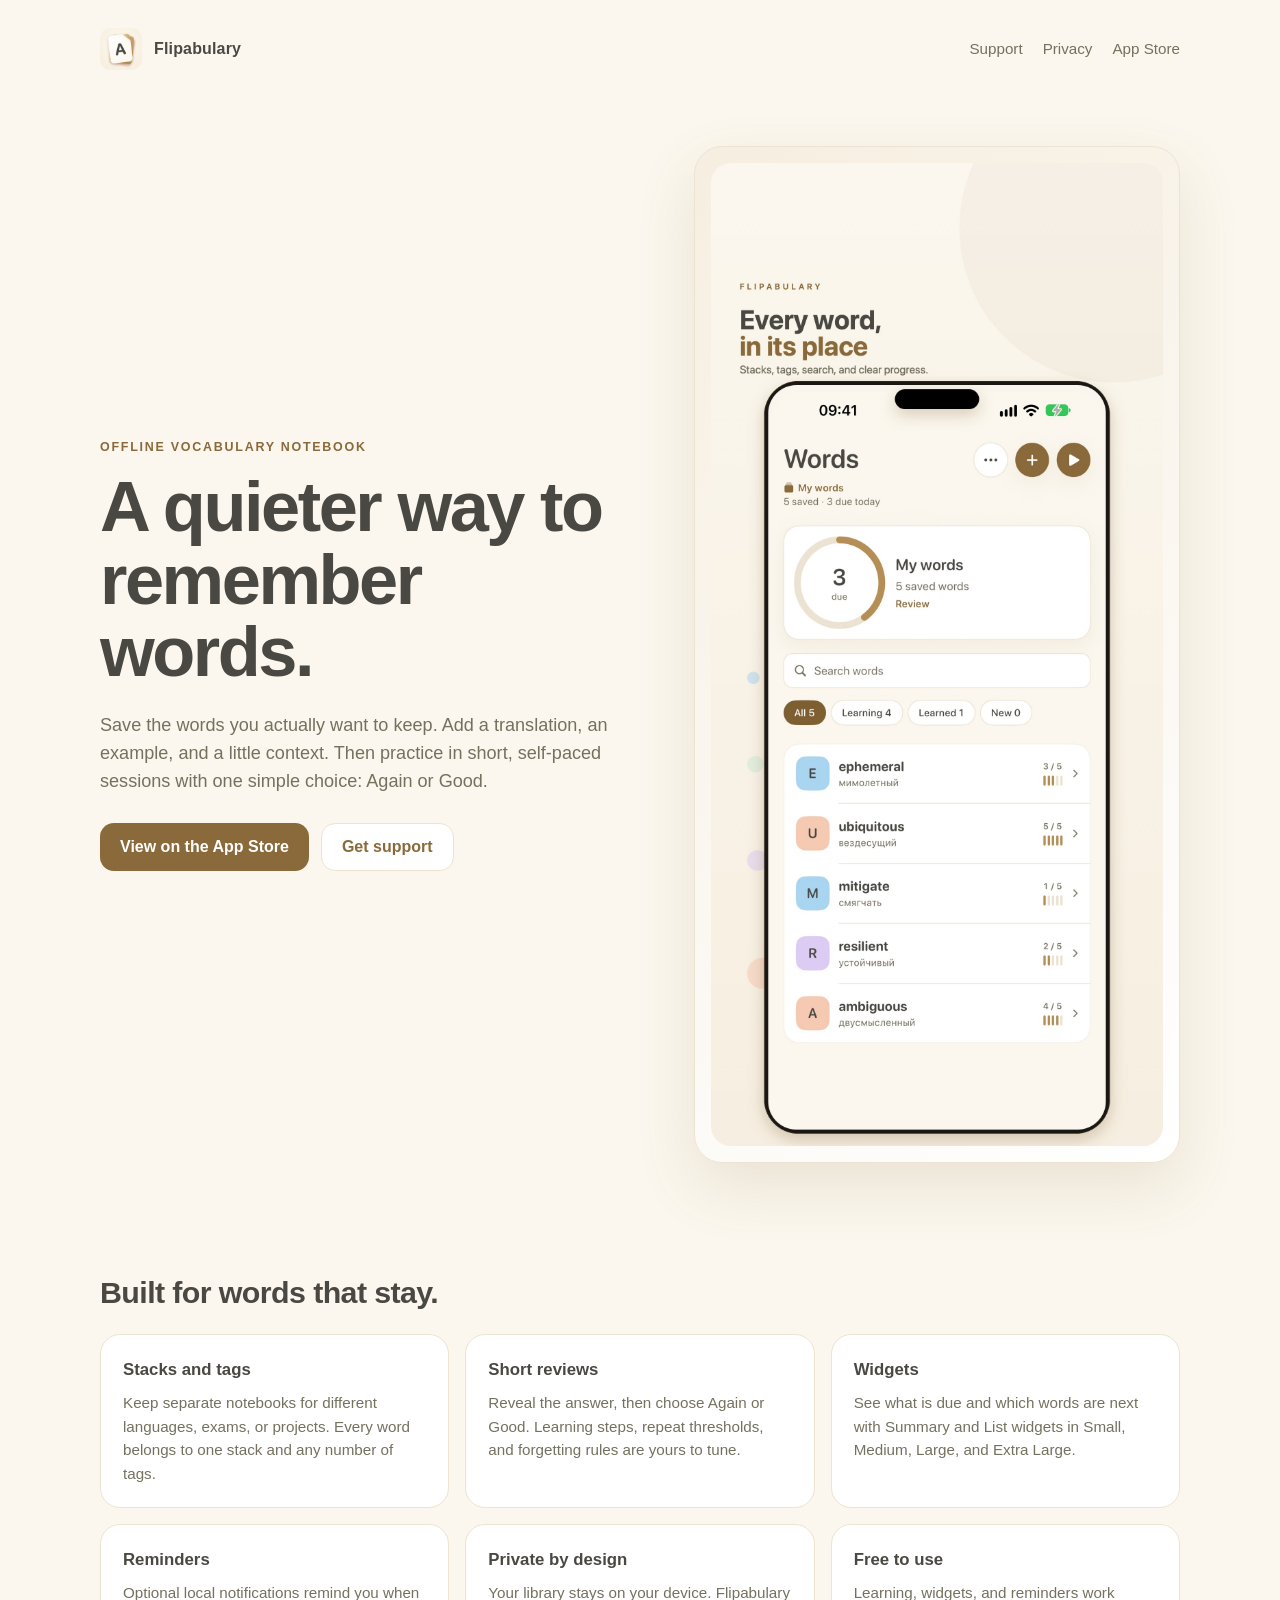
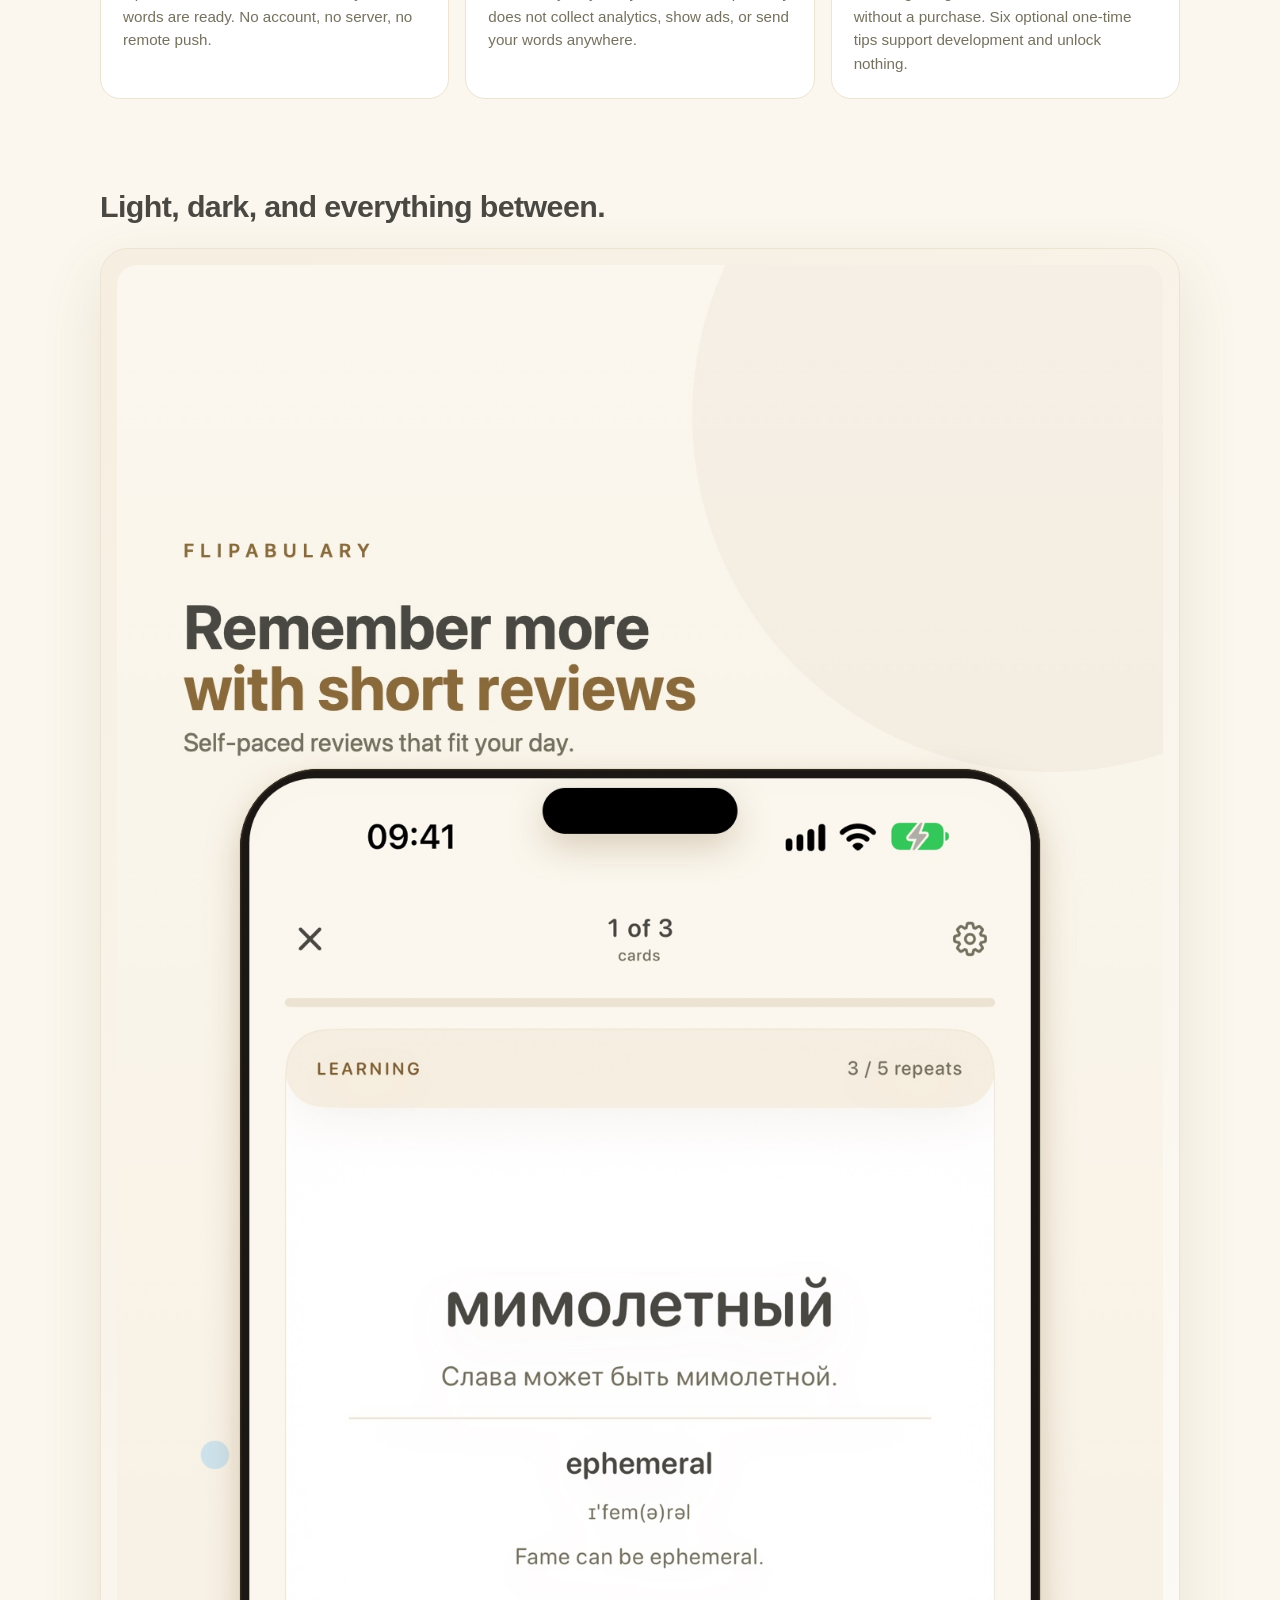
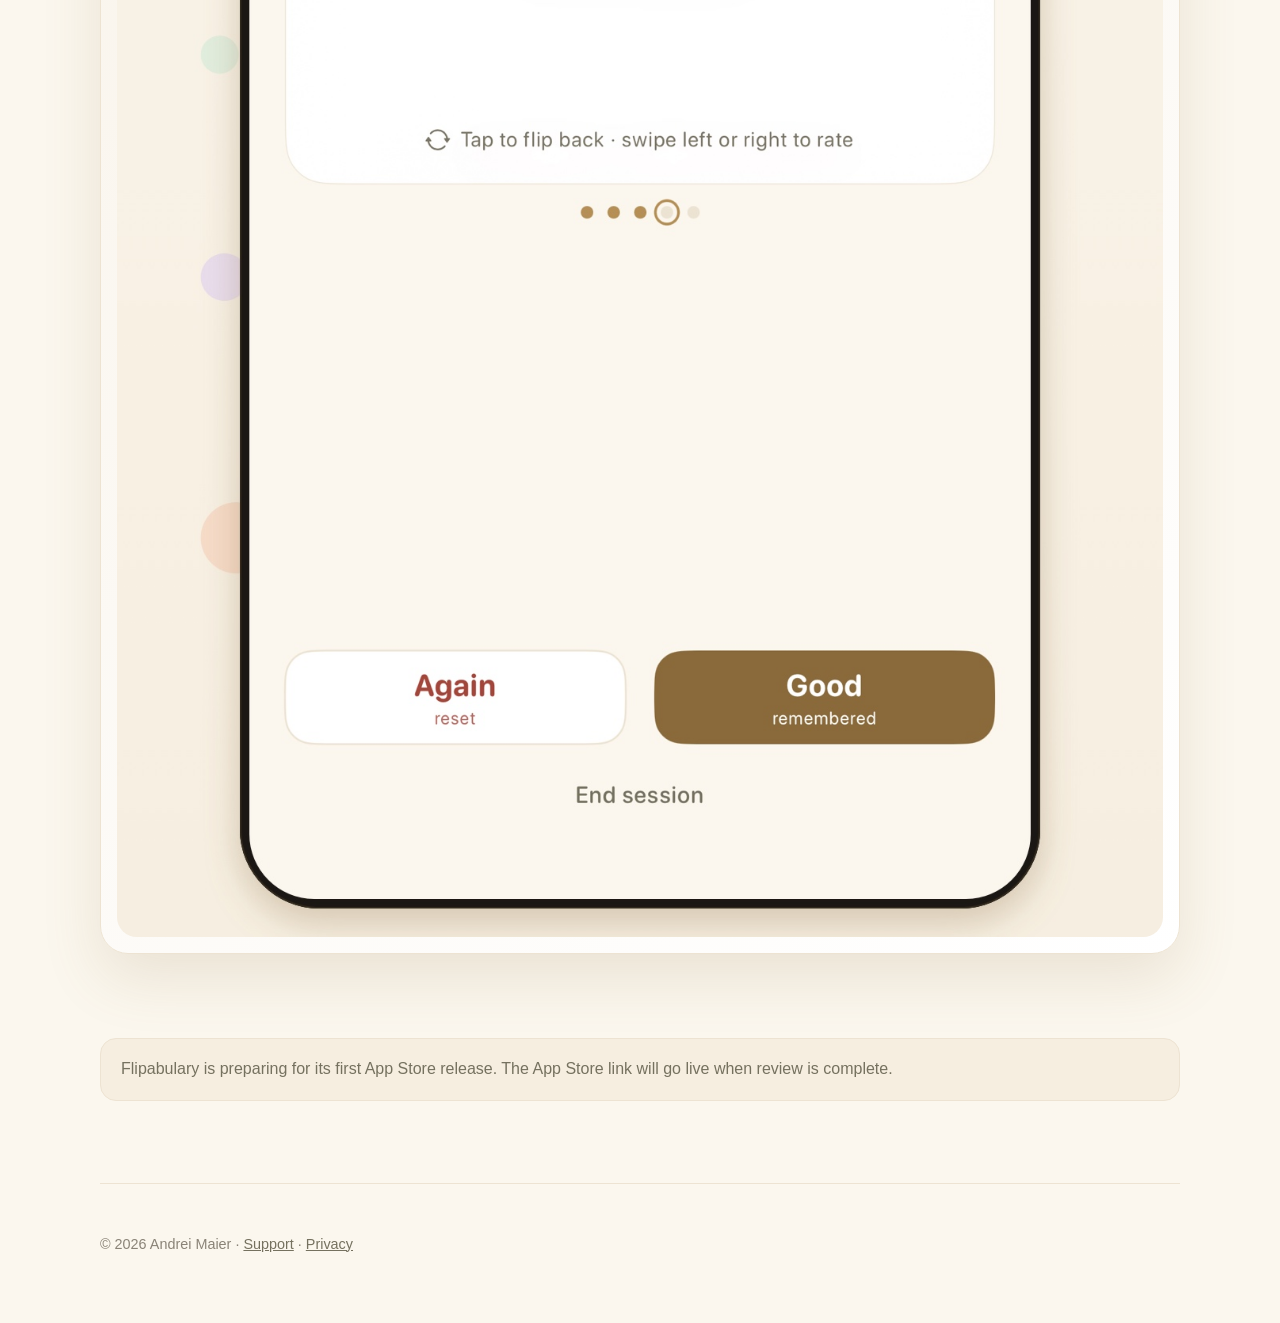
<file: flipabulary/index.html>
<!DOCTYPE html>
<html lang="en">
<head>
  <meta charset="UTF-8">
  <meta name="viewport" content="width=device-width, initial-scale=1.0">
  <title>Flipabulary — a quieter way to remember words</title>
  <meta name="description" content="Flipabulary is an offline vocabulary notebook with short reviews, stacks, widgets, and reminders.">
  <link rel="stylesheet" href="styles.css">
</head>
<body>
  <div class="wrap">
    <header class="site">
      <a class="brand" href="./">
        <img src="assets/icon.png" alt="">
        <span>Flipabulary</span>
      </a>
      <nav class="site" aria-label="Flipabulary">
        <a href="support/">Support</a>
        <a href="privacy/">Privacy</a>
        <a href="https://apps.apple.com/app/id6831894963">App Store</a>
      </nav>
    </header>

    <main>
      <section class="hero">
        <div>
          <p class="eyebrow">Offline vocabulary notebook</p>
          <h1>A quieter way to remember words.</h1>
          <p class="lede">Save the words you actually want to keep. Add a translation, an example, and a little context. Then practice in short, self-paced sessions with one simple choice: Again or Good.</p>
          <div class="actions">
            <a class="button" href="https://apps.apple.com/app/id6831894963">View on the App Store</a>
            <a class="button secondary" href="support/">Get support</a>
          </div>
        </div>
        <div class="hero-shot">
          <img src="assets/words.jpg" alt="Flipabulary Words screen with a vocabulary list and review progress">
        </div>
      </section>

      <section class="section">
        <h2>Built for words that stay.</h2>
        <div class="grid">
          <article class="card">
            <h3>Stacks and tags</h3>
            <p>Keep separate notebooks for different languages, exams, or projects. Every word belongs to one stack and any number of tags.</p>
          </article>
          <article class="card">
            <h3>Short reviews</h3>
            <p>Reveal the answer, then choose Again or Good. Learning steps, repeat thresholds, and forgetting rules are yours to tune.</p>
          </article>
          <article class="card">
            <h3>Widgets</h3>
            <p>See what is due and which words are next with Summary and List widgets in Small, Medium, Large, and Extra Large.</p>
          </article>
          <article class="card">
            <h3>Reminders</h3>
            <p>Optional local notifications remind you when words are ready. No account, no server, no remote push.</p>
          </article>
          <article class="card">
            <h3>Private by design</h3>
            <p>Your library stays on your device. Flipabulary does not collect analytics, show ads, or send your words anywhere.</p>
          </article>
          <article class="card">
            <h3>Free to use</h3>
            <p>Learning, widgets, and reminders work without a purchase. Six optional one-time tips support development and unlock nothing.</p>
          </article>
        </div>
      </section>

      <section class="section">
        <h2>Light, dark, and everything between.</h2>
        <div class="hero-shot">
          <img src="assets/review.jpg" alt="Flipabulary review screen showing an answer, phonetics, and Again and Good actions">
        </div>
      </section>

      <section class="section">
        <div class="notice">
          Flipabulary is preparing for its first App Store release. The App Store link will go live when review is complete.
        </div>
      </section>
    </main>

    <footer class="site">
      <p>© 2026 Andrei Maier · <a href="support/">Support</a> · <a href="privacy/">Privacy</a></p>
    </footer>
  </div>
</body>
</html>
</file>
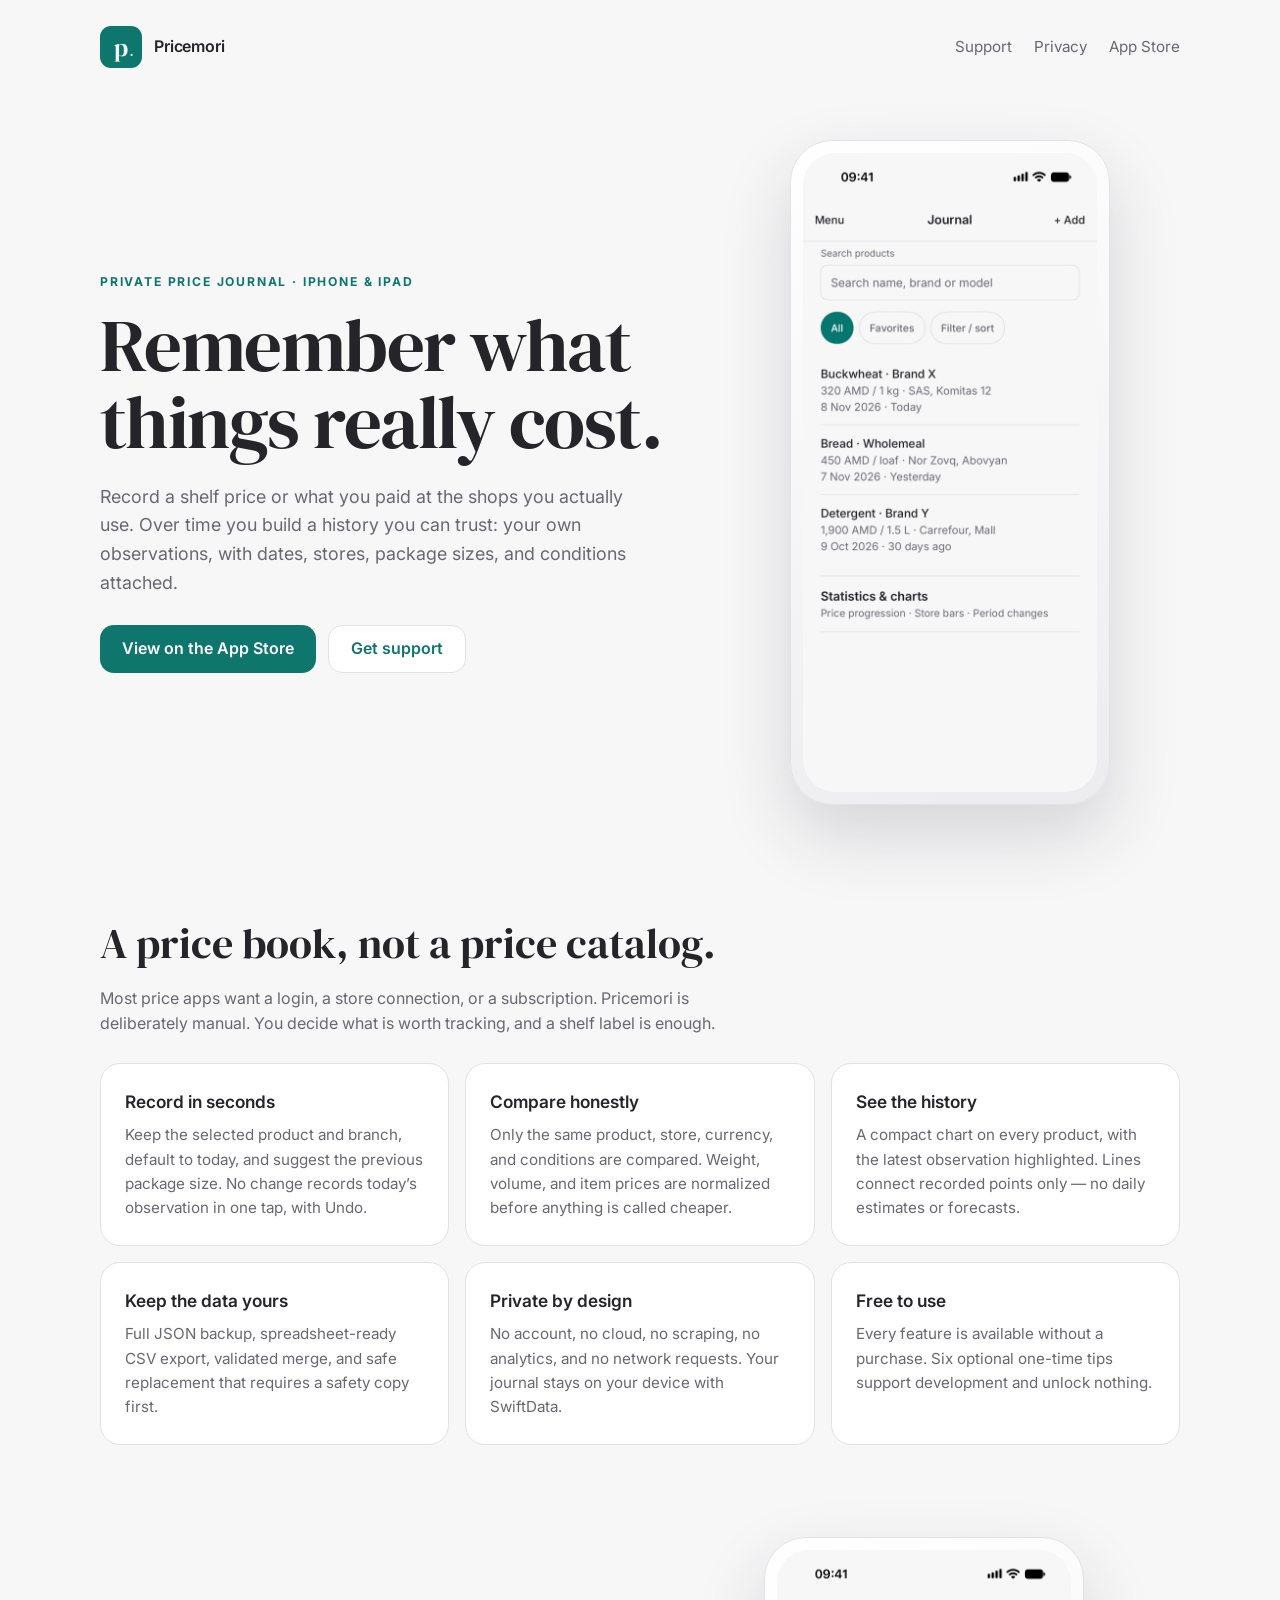
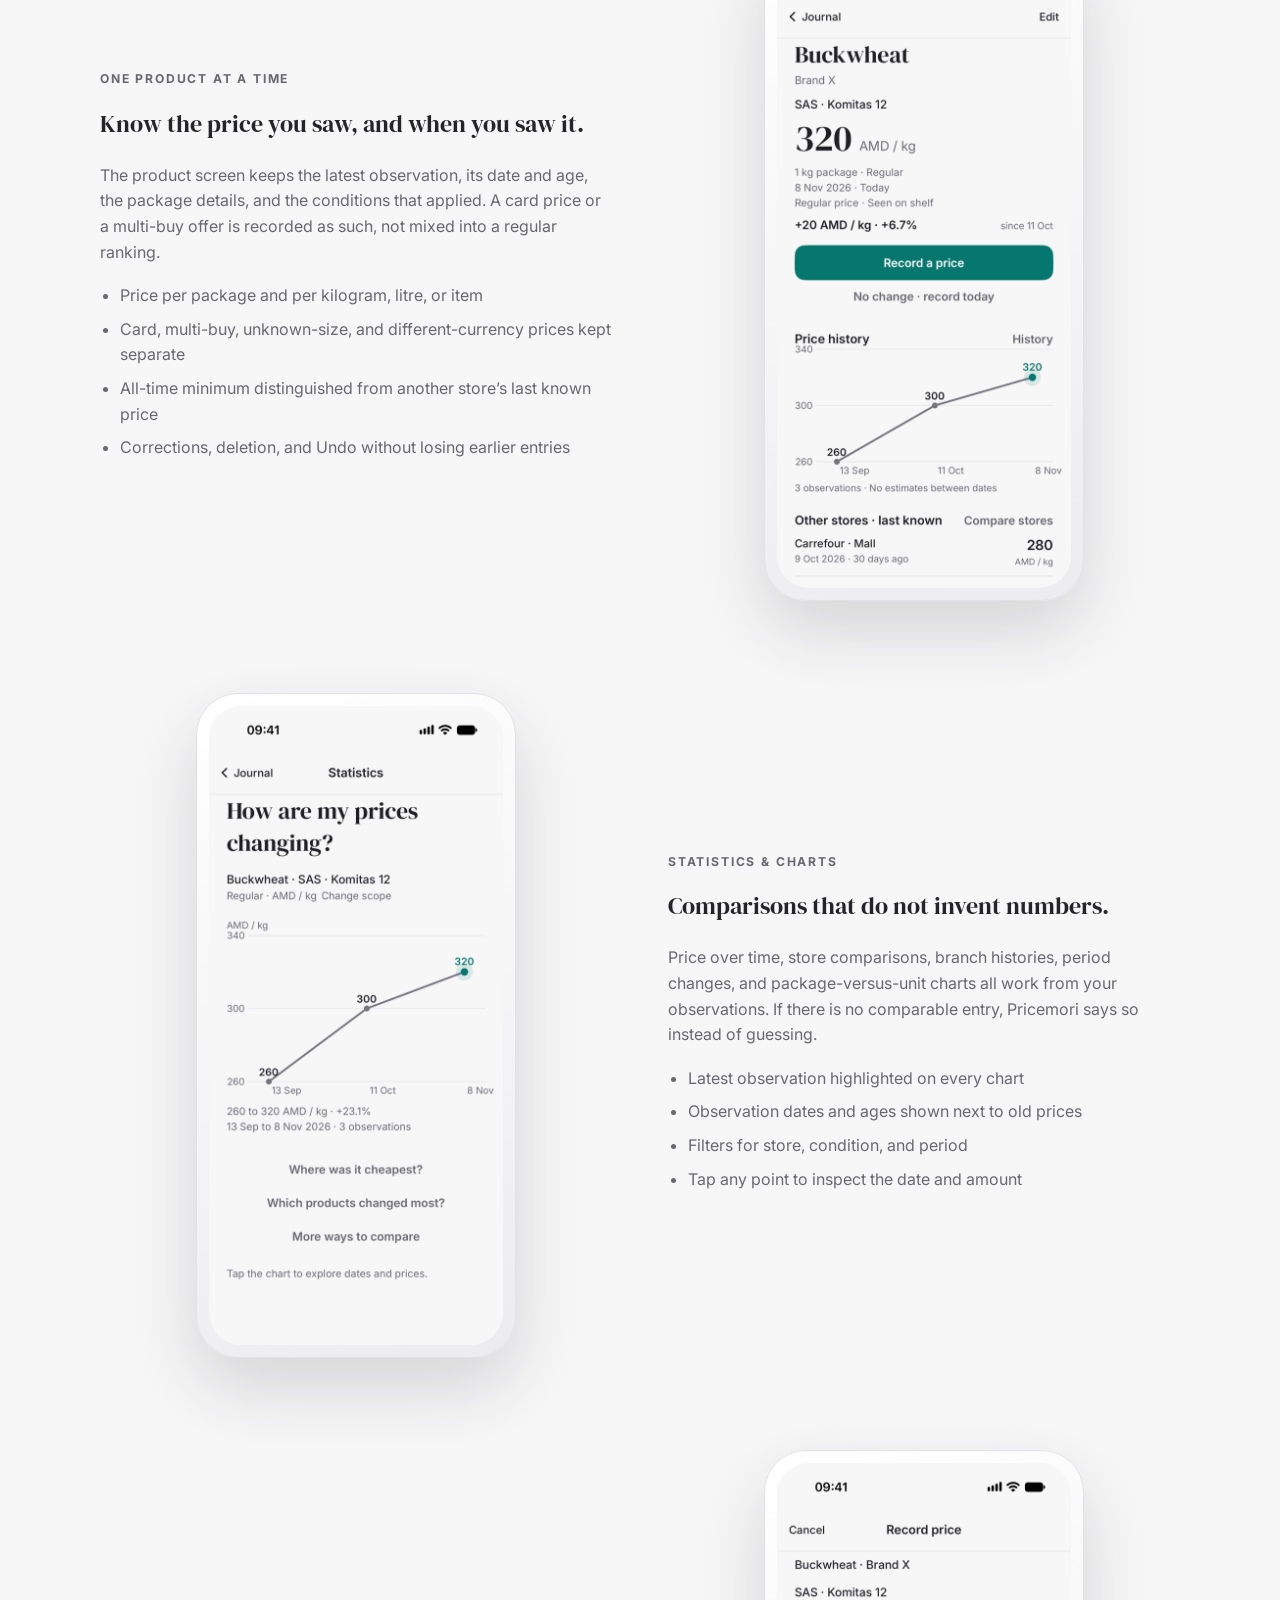
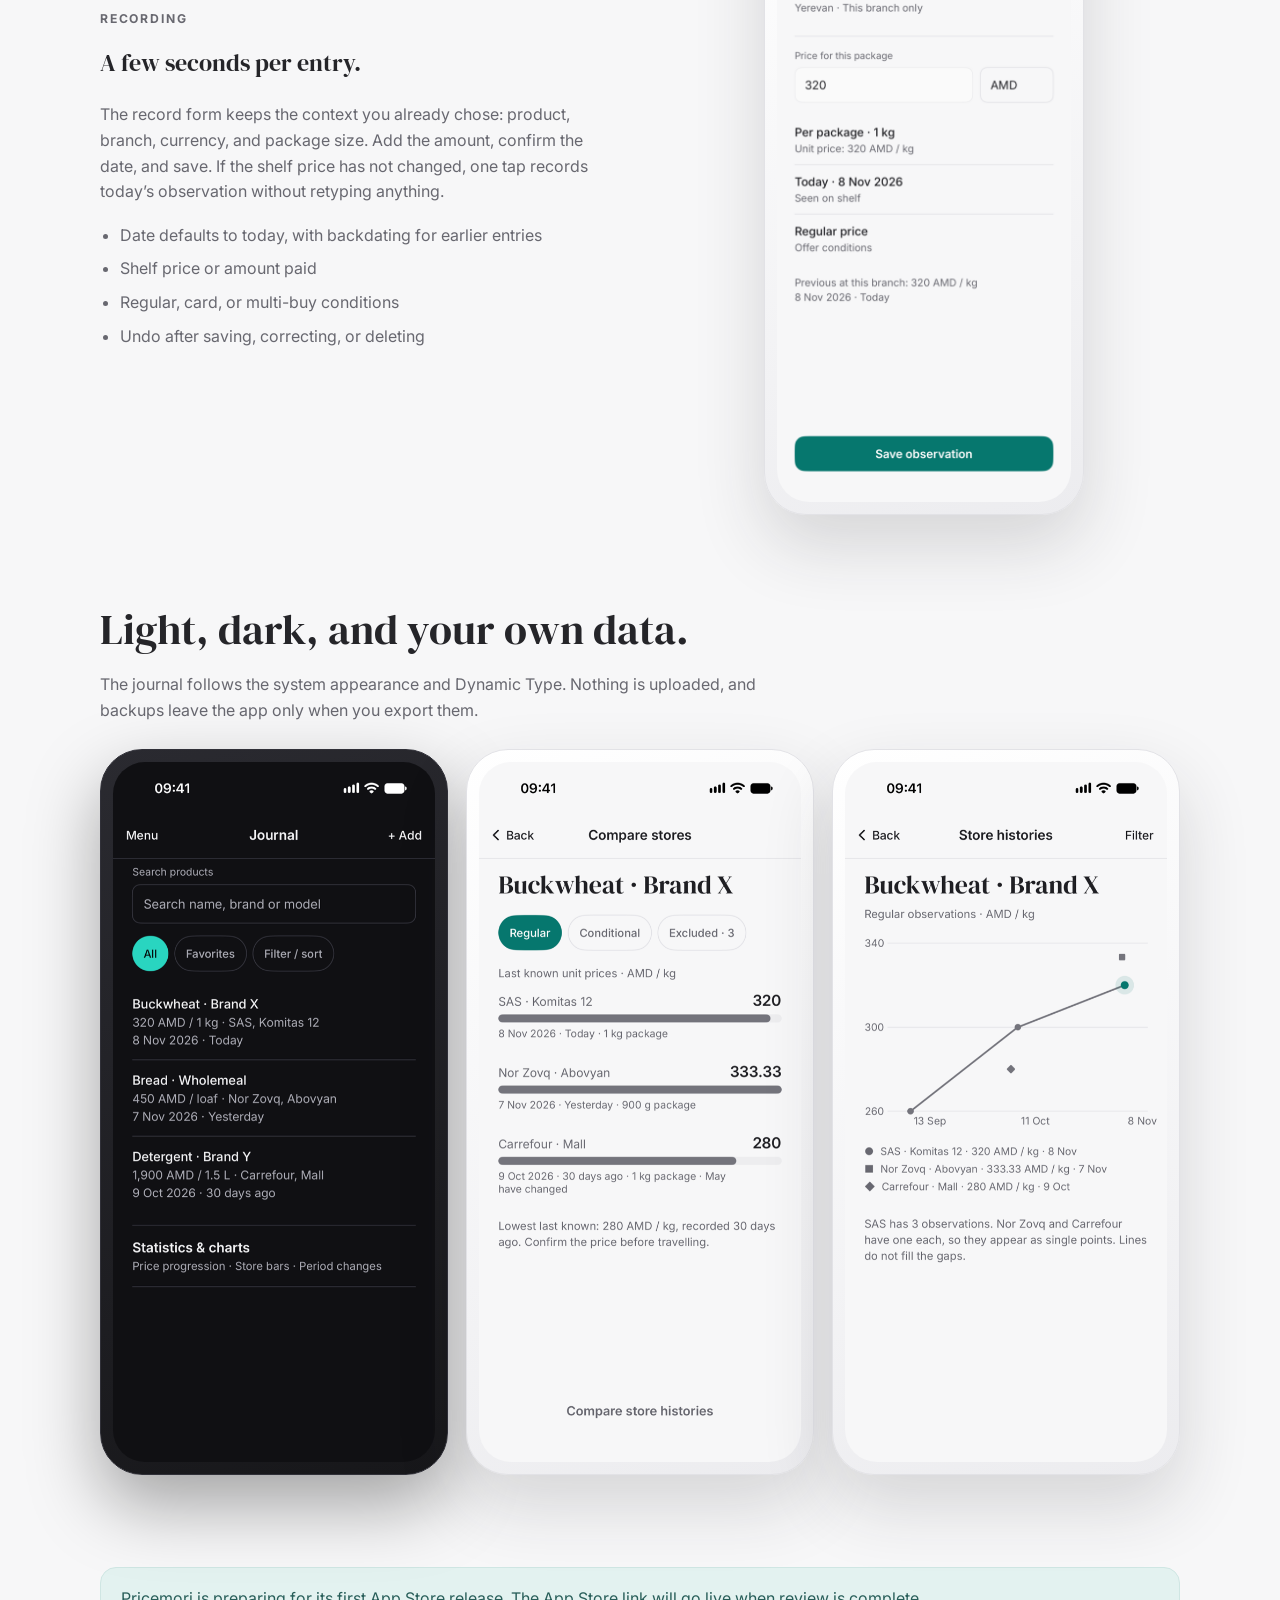
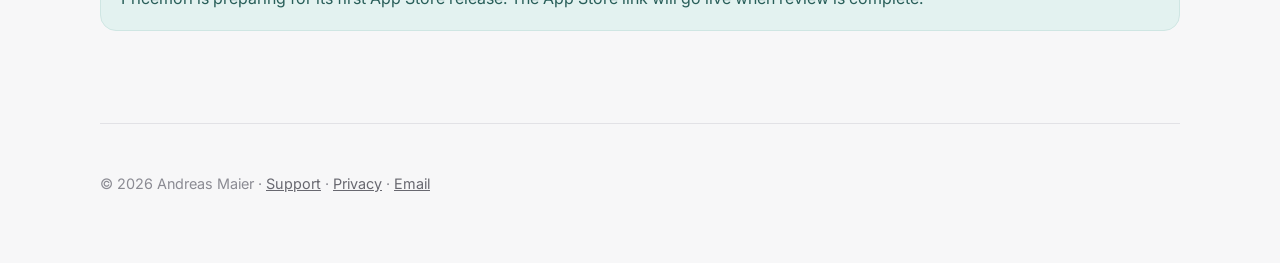
<file: pricemori/index.html>
<!DOCTYPE html>
<html lang="en">
<head>
  <meta charset="UTF-8">
  <meta name="viewport" content="width=device-width, initial-scale=1.0">
  <title>Pricemori — a private price journal</title>
  <meta name="description" content="Pricemori remembers what things cost at your regular shops. Record shelf prices and purchases, build a real history, and compare honestly. Offline, no account.">
  <link rel="preconnect" href="https://fonts.googleapis.com">
  <link rel="preconnect" href="https://fonts.gstatic.com" crossorigin>
  <link href="https://fonts.googleapis.com/css2?family=DM+Serif+Display&family=Inter:wght@400;500;600;700&display=swap" rel="stylesheet">
  <link rel="stylesheet" href="styles.css">
</head>
<body>
  <div class="wrap">
    <header class="site">
      <a class="brand" href="./">
        <img src="assets/icon.png" alt="">
        <span>Pricemori</span>
      </a>
      <nav class="site" aria-label="Pricemori">
        <a href="support/">Support</a>
        <a href="privacy/">Privacy</a>
        <a href="https://apps.apple.com/app/id6832224837">App Store</a>
      </nav>
    </header>

    <main>
      <section class="hero">
        <div>
          <p class="eyebrow">Private price journal · iPhone &amp; iPad</p>
          <h1>Remember what things really cost.</h1>
          <p class="lede">Record a shelf price or what you paid at the shops you actually use. Over time you build a history you can trust: your own observations, with dates, stores, package sizes, and conditions attached.</p>
          <div class="actions">
            <a class="button" href="https://apps.apple.com/app/id6832224837">View on the App Store</a>
            <a class="button secondary" href="support/">Get support</a>
          </div>
        </div>
        <div class="phone">
          <img src="assets/journal-light.png" alt="Pricemori Journal with recorded prices for buckwheat, bread, and detergent">
        </div>
      </section>

      <section class="section">
        <h2>A price book, not a price catalog.</h2>
        <p class="intro">Most price apps want a login, a store connection, or a subscription. Pricemori is deliberately manual. You decide what is worth tracking, and a shelf label is enough.</p>
        <div class="grid">
          <article class="card">
            <h3>Record in seconds</h3>
            <p>Keep the selected product and branch, default to today, and suggest the previous package size. No change records today’s observation in one tap, with Undo.</p>
          </article>
          <article class="card">
            <h3>Compare honestly</h3>
            <p>Only the same product, store, currency, and conditions are compared. Weight, volume, and item prices are normalized before anything is called cheaper.</p>
          </article>
          <article class="card">
            <h3>See the history</h3>
            <p>A compact chart on every product, with the latest observation highlighted. Lines connect recorded points only — no daily estimates or forecasts.</p>
          </article>
          <article class="card">
            <h3>Keep the data yours</h3>
            <p>Full JSON backup, spreadsheet-ready CSV export, validated merge, and safe replacement that requires a safety copy first.</p>
          </article>
          <article class="card">
            <h3>Private by design</h3>
            <p>No account, no cloud, no scraping, no analytics, and no network requests. Your journal stays on your device with SwiftData.</p>
          </article>
          <article class="card">
            <h3>Free to use</h3>
            <p>Every feature is available without a purchase. Six optional one-time tips support development and unlock nothing.</p>
          </article>
        </div>
      </section>

      <section class="split">
        <div class="copy">
          <p class="eyebrow">One product at a time</p>
          <h2>Know the price you saw, and when you saw it.</h2>
          <p>The product screen keeps the latest observation, its date and age, the package details, and the conditions that applied. A card price or a multi-buy offer is recorded as such, not mixed into a regular ranking.</p>
          <ul>
            <li>Price per package and per kilogram, litre, or item</li>
            <li>Card, multi-buy, unknown-size, and different-currency prices kept separate</li>
            <li>All-time minimum distinguished from another store’s last known price</li>
            <li>Corrections, deletion, and Undo without losing earlier entries</li>
          </ul>
        </div>
        <div class="shot">
          <div class="phone">
            <img src="assets/product-light.png" alt="Pricemori product screen showing 320 AMD per kilogram and a price history chart">
          </div>
        </div>
      </section>

      <section class="split reverse">
        <div class="copy">
          <p class="eyebrow">Statistics &amp; charts</p>
          <h2>Comparisons that do not invent numbers.</h2>
          <p>Price over time, store comparisons, branch histories, period changes, and package-versus-unit charts all work from your observations. If there is no comparable entry, Pricemori says so instead of guessing.</p>
          <ul>
            <li>Latest observation highlighted on every chart</li>
            <li>Observation dates and ages shown next to old prices</li>
            <li>Filters for store, condition, and period</li>
            <li>Tap any point to inspect the date and amount</li>
          </ul>
        </div>
        <div class="shot">
          <div class="phone">
            <img src="assets/statistics-light.png" alt="Pricemori Statistics screen with a price progression chart from 260 to 320 AMD per kilogram">
          </div>
        </div>
      </section>

      <section class="split">
        <div class="copy">
          <p class="eyebrow">Recording</p>
          <h2>A few seconds per entry.</h2>
          <p>The record form keeps the context you already chose: product, branch, currency, and package size. Add the amount, confirm the date, and save. If the shelf price has not changed, one tap records today’s observation without retyping anything.</p>
          <ul>
            <li>Date defaults to today, with backdating for earlier entries</li>
            <li>Shelf price or amount paid</li>
            <li>Regular, card, or multi-buy conditions</li>
            <li>Undo after saving, correcting, or deleting</li>
          </ul>
        </div>
        <div class="shot">
          <div class="phone">
            <img src="assets/record-light.png" alt="Pricemori Record a price form with product, store, package size, amount, and date">
          </div>
        </div>
      </section>

      <section class="section">
        <h2>Light, dark, and your own data.</h2>
        <p class="intro">The journal follows the system appearance and Dynamic Type. Nothing is uploaded, and backups leave the app only when you export them.</p>
        <div class="shots">
          <div class="phone dark">
            <img src="assets/journal-dark.png" alt="Pricemori Journal in dark appearance">
          </div>
          <div class="phone">
            <img src="assets/compareStores-light.png" alt="Pricemori Compare stores screen with regular, conditional, and excluded prices">
          </div>
          <div class="phone">
            <img src="assets/storeHistories-light.png" alt="Pricemori Store histories chart comparing several branches">
          </div>
        </div>
      </section>

      <section class="section">
        <div class="notice">
          Pricemori is preparing for its first App Store release. The App Store link will go live when review is complete.
        </div>
      </section>
    </main>

    <footer class="site">
      <p>© 2026 Andreas Maier · <a href="support/">Support</a> · <a href="privacy/">Privacy</a> · <a href="mailto:dddron@gmail.com">Email</a></p>
    </footer>
  </div>
</body>
</html>
</file>
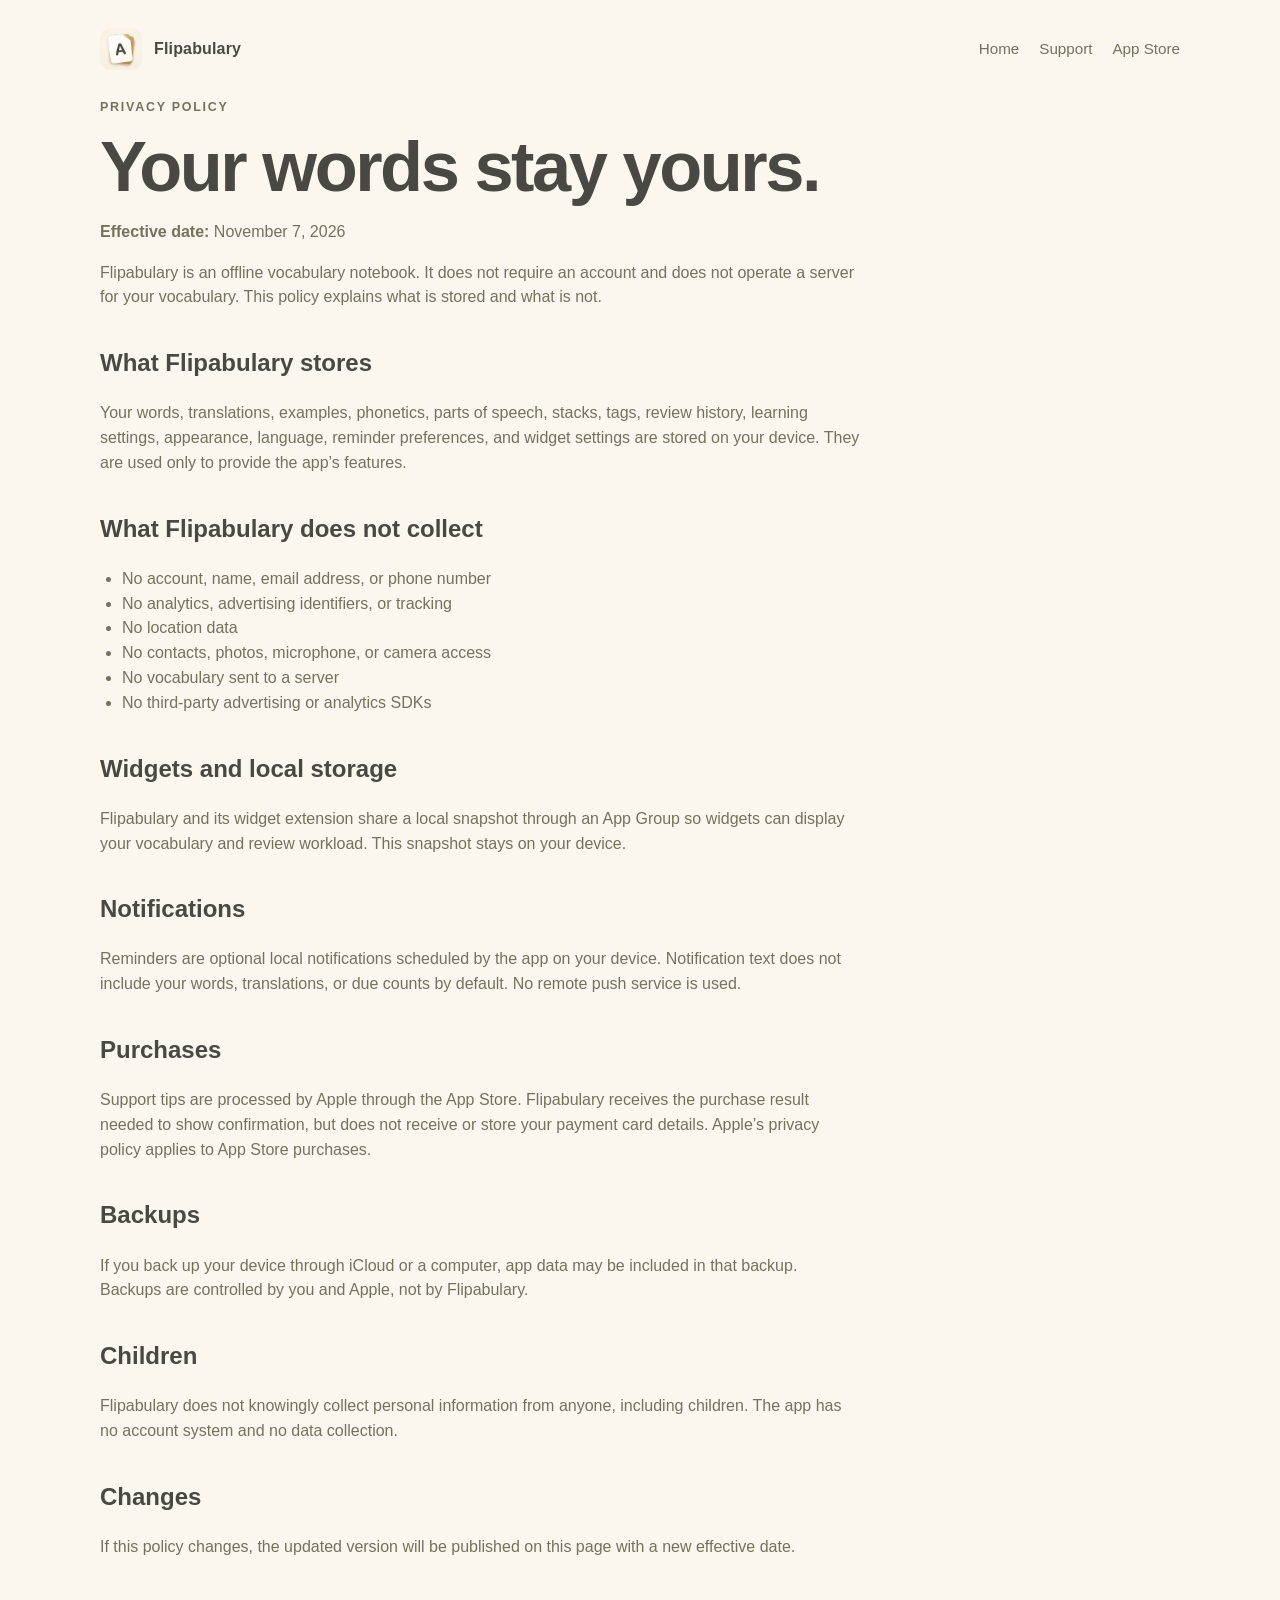
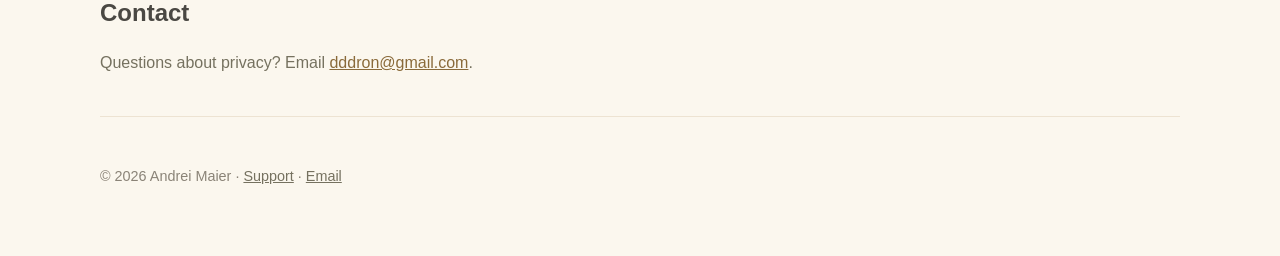
<file: flipabulary/privacy/index.html>
<!DOCTYPE html>
<html lang="en">
<head>
  <meta charset="UTF-8">
  <meta name="viewport" content="width=device-width, initial-scale=1.0">
  <title>Flipabulary Privacy Policy</title>
  <meta name="description" content="Flipabulary stores your vocabulary on your device and collects no personal data.">
  <link rel="stylesheet" href="../styles.css">
</head>
<body>
  <div class="wrap">
    <header class="site">
      <a class="brand" href="../">
        <img src="../assets/icon.png" alt="">
        <span>Flipabulary</span>
      </a>
      <nav class="site" aria-label="Flipabulary">
        <a href="../">Home</a>
        <a href="../support/">Support</a>
        <a href="https://apps.apple.com/app/id6831894963">App Store</a>
      </nav>
    </header>

    <main class="prose">
      <p class="eyebrow">Privacy policy</p>
      <h1>Your words stay yours.</h1>
      <p><strong>Effective date:</strong> November 7, 2026</p>

      <p>Flipabulary is an offline vocabulary notebook. It does not require an account and does not operate a server for your vocabulary. This policy explains what is stored and what is not.</p>

      <h2>What Flipabulary stores</h2>
      <p>Your words, translations, examples, phonetics, parts of speech, stacks, tags, review history, learning settings, appearance, language, reminder preferences, and widget settings are stored on your device. They are used only to provide the app’s features.</p>

      <h2>What Flipabulary does not collect</h2>
      <ul>
        <li>No account, name, email address, or phone number</li>
        <li>No analytics, advertising identifiers, or tracking</li>
        <li>No location data</li>
        <li>No contacts, photos, microphone, or camera access</li>
        <li>No vocabulary sent to a server</li>
        <li>No third-party advertising or analytics SDKs</li>
      </ul>

      <h2>Widgets and local storage</h2>
      <p>Flipabulary and its widget extension share a local snapshot through an App Group so widgets can display your vocabulary and review workload. This snapshot stays on your device.</p>

      <h2>Notifications</h2>
      <p>Reminders are optional local notifications scheduled by the app on your device. Notification text does not include your words, translations, or due counts by default. No remote push service is used.</p>

      <h2>Purchases</h2>
      <p>Support tips are processed by Apple through the App Store. Flipabulary receives the purchase result needed to show confirmation, but does not receive or store your payment card details. Apple’s privacy policy applies to App Store purchases.</p>

      <h2>Backups</h2>
      <p>If you back up your device through iCloud or a computer, app data may be included in that backup. Backups are controlled by you and Apple, not by Flipabulary.</p>

      <h2>Children</h2>
      <p>Flipabulary does not knowingly collect personal information from anyone, including children. The app has no account system and no data collection.</p>

      <h2>Changes</h2>
      <p>If this policy changes, the updated version will be published on this page with a new effective date.</p>

      <h2>Contact</h2>
      <p>Questions about privacy? Email <a href="mailto:dddron@gmail.com">dddron@gmail.com</a>.</p>
    </main>

    <footer class="site">
      <p>© 2026 Andrei Maier · <a href="../support/">Support</a> · <a href="mailto:dddron@gmail.com">Email</a></p>
    </footer>
  </div>
</body>
</html>
</file>
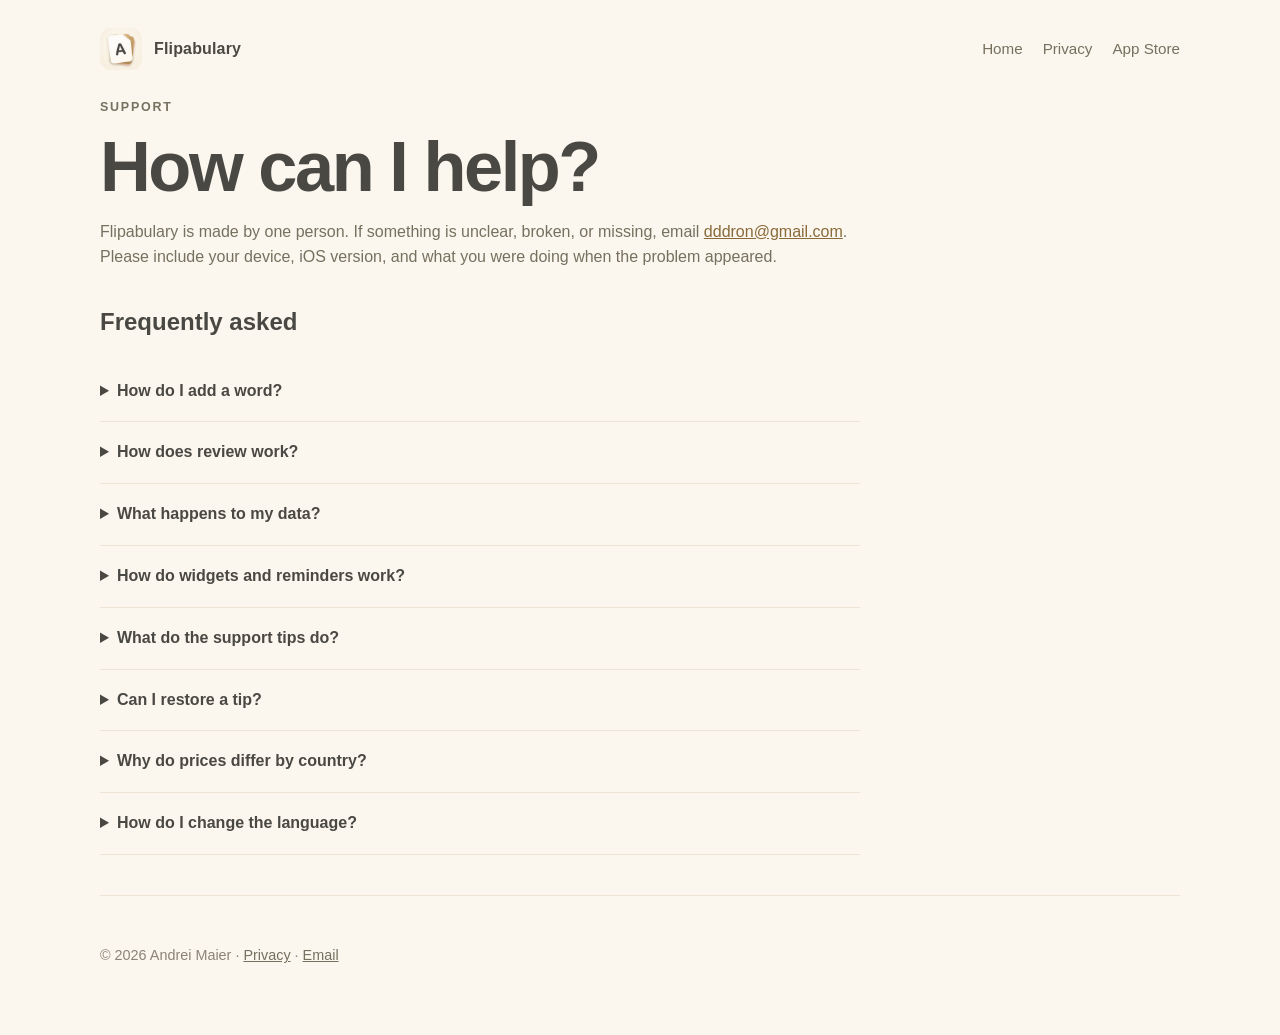
<file: flipabulary/support/index.html>
<!DOCTYPE html>
<html lang="en">
<head>
  <meta charset="UTF-8">
  <meta name="viewport" content="width=device-width, initial-scale=1.0">
  <title>Flipabulary Support</title>
  <meta name="description" content="Help and contact information for Flipabulary.">
  <link rel="stylesheet" href="../styles.css">
</head>
<body>
  <div class="wrap">
    <header class="site">
      <a class="brand" href="../">
        <img src="../assets/icon.png" alt="">
        <span>Flipabulary</span>
      </a>
      <nav class="site" aria-label="Flipabulary">
        <a href="../">Home</a>
        <a href="../privacy/">Privacy</a>
        <a href="https://apps.apple.com/app/id6831894963">App Store</a>
      </nav>
    </header>

    <main class="prose">
      <p class="eyebrow">Support</p>
      <h1>How can I help?</h1>
      <p>Flipabulary is made by one person. If something is unclear, broken, or missing, email <a href="mailto:dddron@gmail.com">dddron@gmail.com</a>. Please include your device, iOS version, and what you were doing when the problem appeared.</p>

      <section class="faq">
        <h2>Frequently asked</h2>

        <details>
          <summary>How do I add a word?</summary>
          <p>Open Words, tap the plus button, and enter the word and its translation. Examples, phonetics, part of speech, stacks, and tags are optional. Tap Add card to save.</p>
        </details>

        <details>
          <summary>How does review work?</summary>
          <p>A session shows one card at a time. Reveal the answer, then choose Again or Good. Good moves the word toward Learned. Again brings it back sooner. The exact steps, threshold, and decay rules live in Settings → Learning rules and in each stack’s settings.</p>
        </details>

        <details>
          <summary>What happens to my data?</summary>
          <p>Your words, stacks, tags, review history, and preferences are stored locally on your device. Flipabulary does not require an account and does not send your library to a server. See the <a href="../privacy/">privacy policy</a>.</p>
        </details>

        <details>
          <summary>How do widgets and reminders work?</summary>
          <p>Summary and List widgets read a local snapshot shared with the widget extension. Reminders are optional local notifications scheduled on your device; no remote push service is involved. You can change or disable both in Settings.</p>
        </details>

        <details>
          <summary>What do the support tips do?</summary>
          <p>The Support screen offers six optional one-time tips: Coffee, Lunch, Big fan, Patron, Champion, and Legend. They are consumable purchases, can be repeated, and unlock no features. Learning, widgets, and reminders work without any purchase.</p>
        </details>

        <details>
          <summary>Can I restore a tip?</summary>
          <p>No. One-time tips are consumable and are not restorable. There is no subscription in Flipabulary, so there is nothing to cancel in App Store settings.</p>
        </details>

        <details>
          <summary>Why do prices differ by country?</summary>
          <p>The App Store sets local prices from the base price and local taxes. Flipabulary also uses lower price points in countries with lower purchasing power so the tips stay affordable.</p>
        </details>

        <details>
          <summary>How do I change the language?</summary>
          <p>Open Settings → Language and choose one of the 16 interface languages. Vocabulary you enter is never translated automatically.</p>
        </details>
      </section>
    </main>

    <footer class="site">
      <p>© 2026 Andrei Maier · <a href="../privacy/">Privacy</a> · <a href="mailto:dddron@gmail.com">Email</a></p>
    </footer>
  </div>
</body>
</html>
</file>
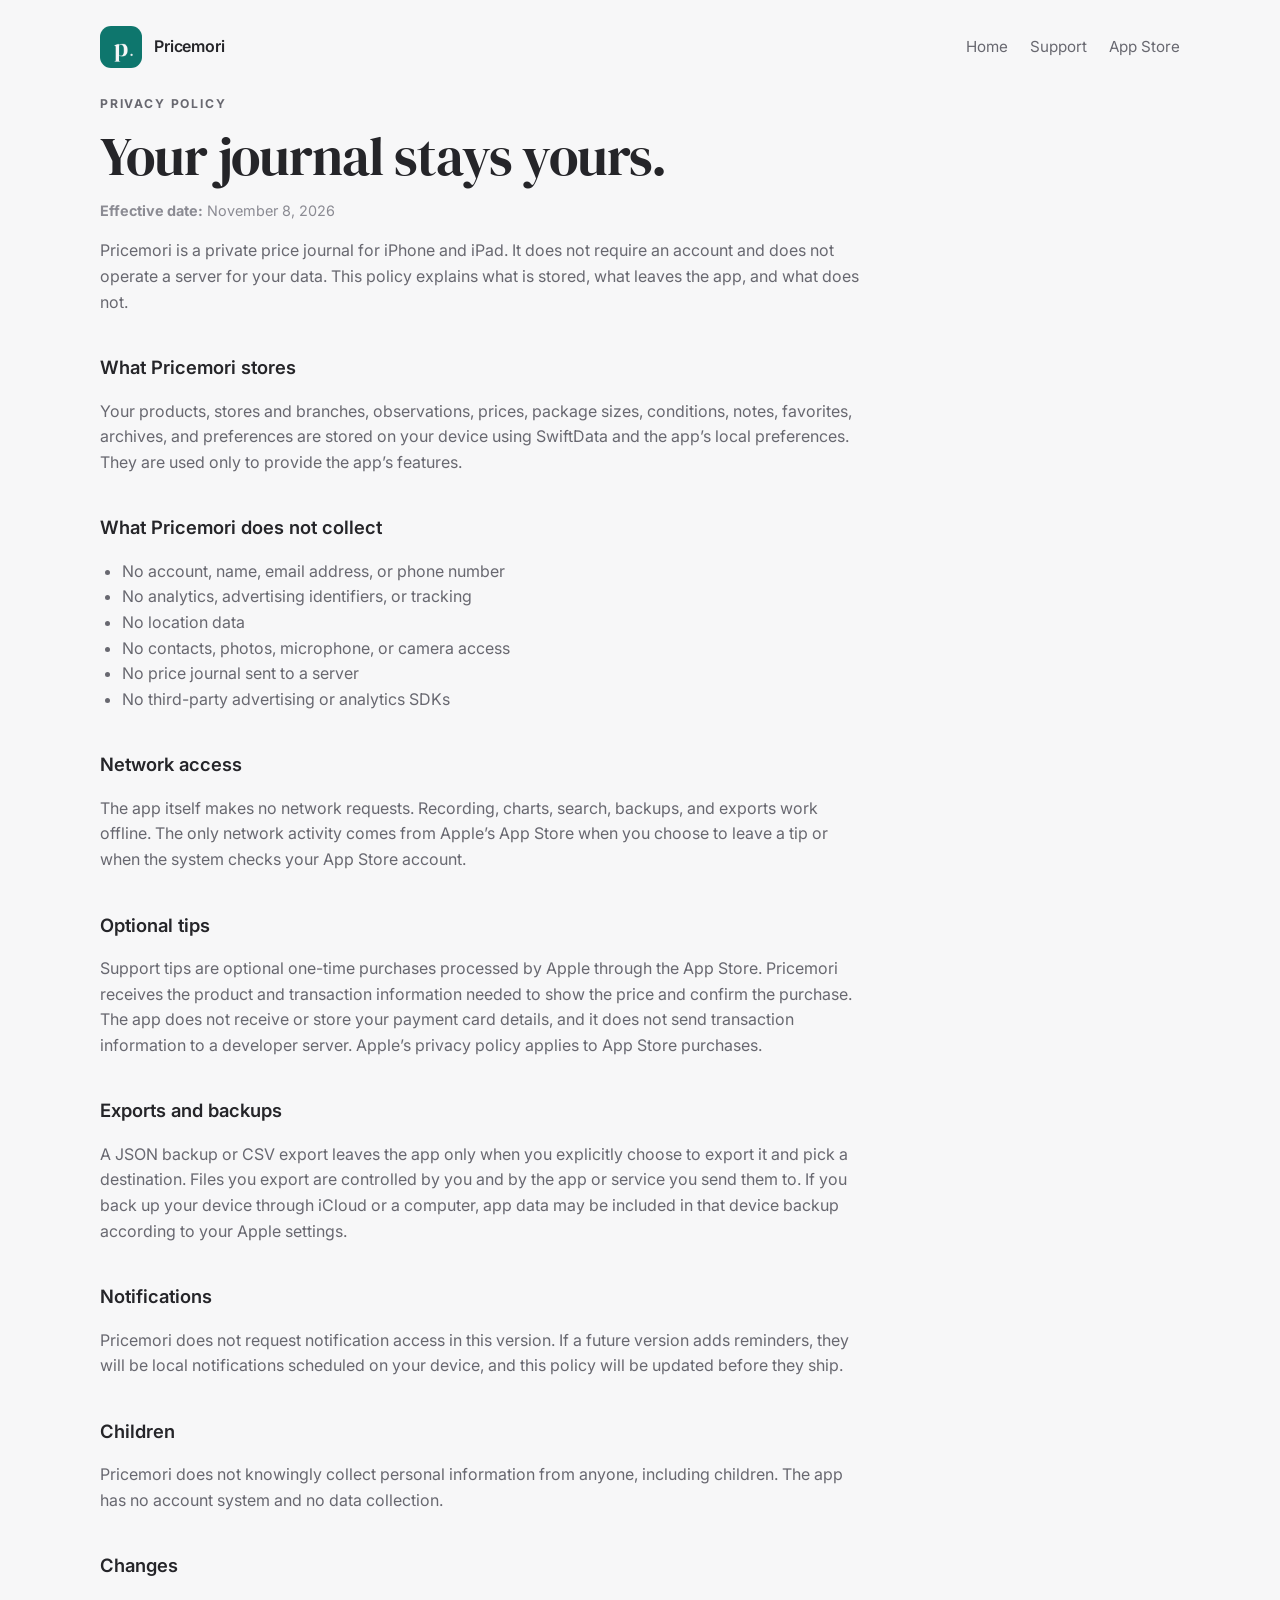
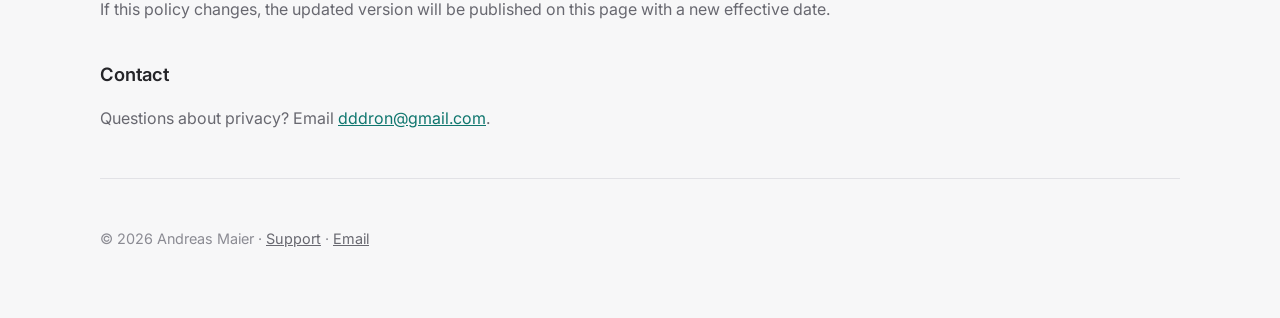
<file: pricemori/privacy/index.html>
<!DOCTYPE html>
<html lang="en">
<head>
  <meta charset="UTF-8">
  <meta name="viewport" content="width=device-width, initial-scale=1.0">
  <title>Pricemori Privacy Policy</title>
  <meta name="description" content="Pricemori stores your price journal on your device and collects no personal data.">
  <link rel="preconnect" href="https://fonts.googleapis.com">
  <link rel="preconnect" href="https://fonts.gstatic.com" crossorigin>
  <link href="https://fonts.googleapis.com/css2?family=DM+Serif+Display&family=Inter:wght@400;500;600;700&display=swap" rel="stylesheet">
  <link rel="stylesheet" href="../styles.css">
</head>
<body>
  <div class="wrap">
    <header class="site">
      <a class="brand" href="../">
        <img src="../assets/icon.png" alt="">
        <span>Pricemori</span>
      </a>
      <nav class="site" aria-label="Pricemori">
        <a href="../">Home</a>
        <a href="../support/">Support</a>
        <a href="https://apps.apple.com/app/id6832224837">App Store</a>
      </nav>
    </header>

    <main class="prose">
      <p class="eyebrow">Privacy policy</p>
      <h1>Your journal stays yours.</h1>
      <p class="updated"><strong>Effective date:</strong> November 8, 2026</p>

      <p>Pricemori is a private price journal for iPhone and iPad. It does not require an account and does not operate a server for your data. This policy explains what is stored, what leaves the app, and what does not.</p>

      <h2>What Pricemori stores</h2>
      <p>Your products, stores and branches, observations, prices, package sizes, conditions, notes, favorites, archives, and preferences are stored on your device using SwiftData and the app’s local preferences. They are used only to provide the app’s features.</p>

      <h2>What Pricemori does not collect</h2>
      <ul>
        <li>No account, name, email address, or phone number</li>
        <li>No analytics, advertising identifiers, or tracking</li>
        <li>No location data</li>
        <li>No contacts, photos, microphone, or camera access</li>
        <li>No price journal sent to a server</li>
        <li>No third-party advertising or analytics SDKs</li>
      </ul>

      <h2>Network access</h2>
      <p>The app itself makes no network requests. Recording, charts, search, backups, and exports work offline. The only network activity comes from Apple’s App Store when you choose to leave a tip or when the system checks your App Store account.</p>

      <h2>Optional tips</h2>
      <p>Support tips are optional one-time purchases processed by Apple through the App Store. Pricemori receives the product and transaction information needed to show the price and confirm the purchase. The app does not receive or store your payment card details, and it does not send transaction information to a developer server. Apple’s privacy policy applies to App Store purchases.</p>

      <h2>Exports and backups</h2>
      <p>A JSON backup or CSV export leaves the app only when you explicitly choose to export it and pick a destination. Files you export are controlled by you and by the app or service you send them to. If you back up your device through iCloud or a computer, app data may be included in that device backup according to your Apple settings.</p>

      <h2>Notifications</h2>
      <p>Pricemori does not request notification access in this version. If a future version adds reminders, they will be local notifications scheduled on your device, and this policy will be updated before they ship.</p>

      <h2>Children</h2>
      <p>Pricemori does not knowingly collect personal information from anyone, including children. The app has no account system and no data collection.</p>

      <h2>Changes</h2>
      <p>If this policy changes, the updated version will be published on this page with a new effective date.</p>

      <h2>Contact</h2>
      <p>Questions about privacy? Email <a href="mailto:dddron@gmail.com">dddron@gmail.com</a>.</p>
    </main>

    <footer class="site">
      <p>© 2026 Andreas Maier · <a href="../support/">Support</a> · <a href="mailto:dddron@gmail.com">Email</a></p>
    </footer>
  </div>
</body>
</html>
</file>
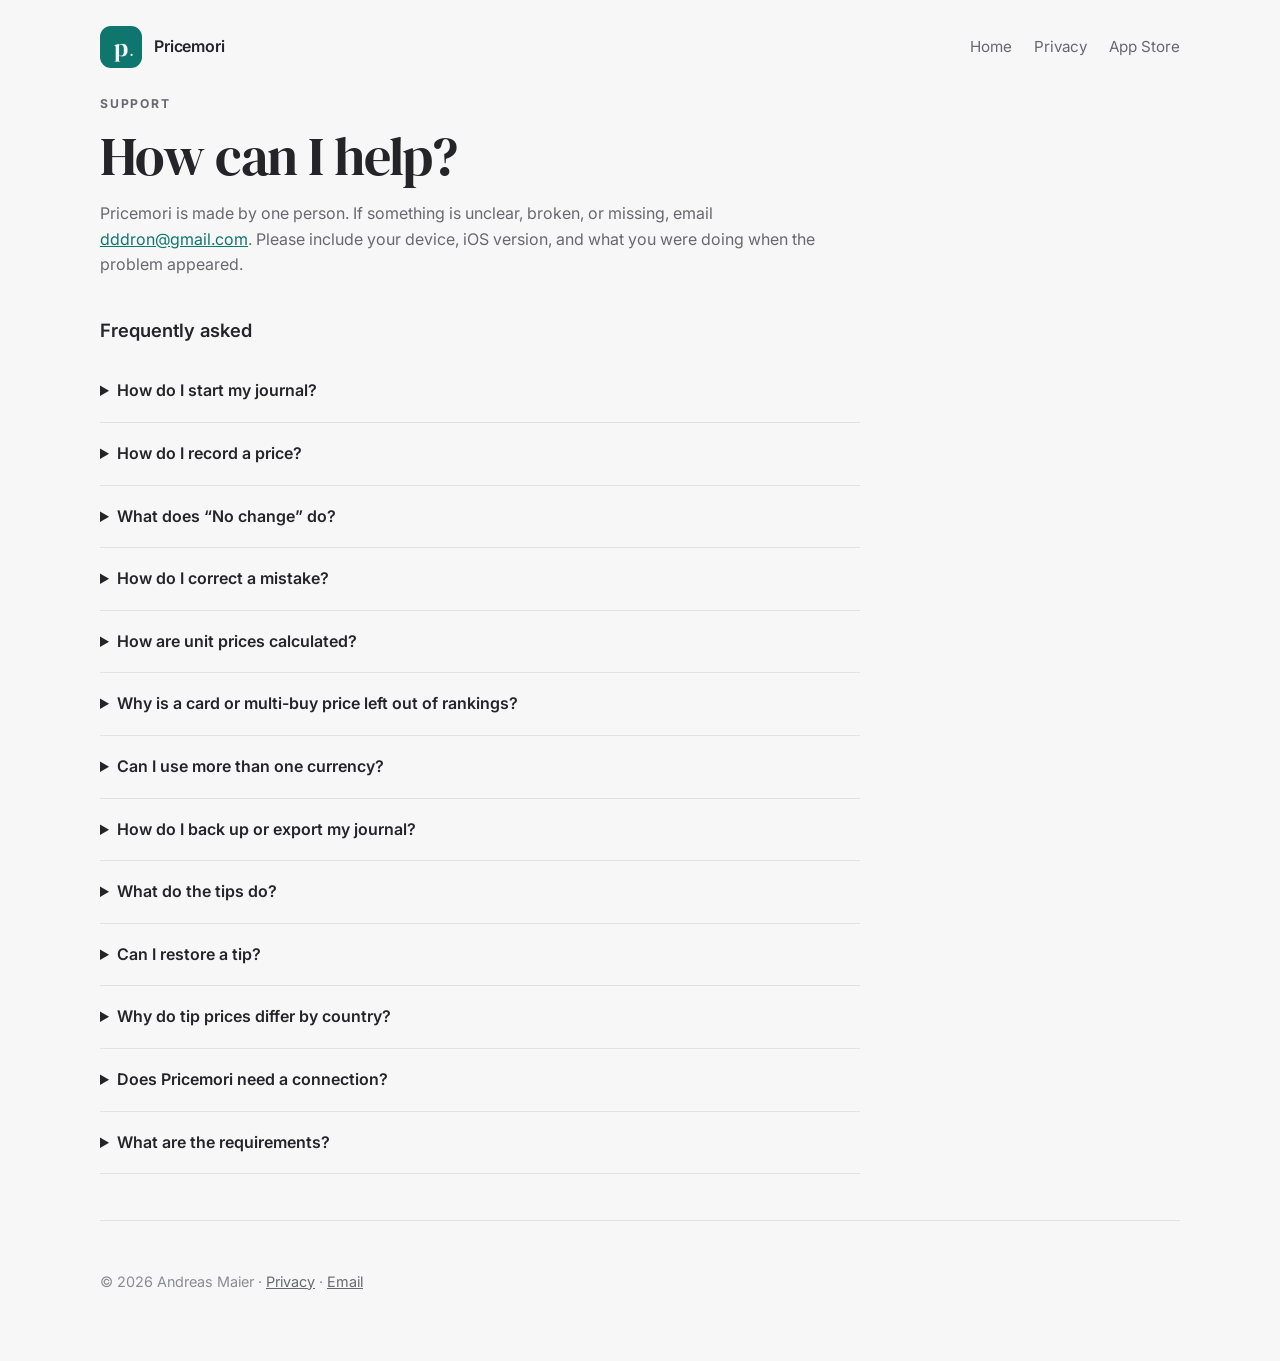
<file: pricemori/support/index.html>
<!DOCTYPE html>
<html lang="en">
<head>
  <meta charset="UTF-8">
  <meta name="viewport" content="width=device-width, initial-scale=1.0">
  <title>Pricemori Support</title>
  <meta name="description" content="Help and contact information for Pricemori, the private price journal for iPhone and iPad.">
  <link rel="preconnect" href="https://fonts.googleapis.com">
  <link rel="preconnect" href="https://fonts.gstatic.com" crossorigin>
  <link href="https://fonts.googleapis.com/css2?family=DM+Serif+Display&family=Inter:wght@400;500;600;700&display=swap" rel="stylesheet">
  <link rel="stylesheet" href="../styles.css">
</head>
<body>
  <div class="wrap">
    <header class="site">
      <a class="brand" href="../">
        <img src="../assets/icon.png" alt="">
        <span>Pricemori</span>
      </a>
      <nav class="site" aria-label="Pricemori">
        <a href="../">Home</a>
        <a href="../privacy/">Privacy</a>
        <a href="https://apps.apple.com/app/id6832224837">App Store</a>
      </nav>
    </header>

    <main class="prose">
      <p class="eyebrow">Support</p>
      <h1>How can I help?</h1>
      <p>Pricemori is made by one person. If something is unclear, broken, or missing, email <a href="mailto:dddron@gmail.com">dddron@gmail.com</a>. Please include your device, iOS version, and what you were doing when the problem appeared.</p>

      <section class="faq">
        <h2>Frequently asked</h2>

        <details>
          <summary>How do I start my journal?</summary>
          <p>On first launch, add a product and record its first price. A product needs a name; brand, model, and notes are optional. Then choose a store or branch, the package size, and the amount. Pricemori keeps the product and branch selected for the next entry.</p>
        </details>

        <details>
          <summary>How do I record a price?</summary>
          <p>Open a product and tap Record a price. The date defaults to today and the previous package size is suggested. Add a card or multi-buy condition when the shelf price depends on eligibility or quantity. A shelf label is enough; you do not need to buy the item.</p>
        </details>

        <details>
          <summary>What does “No change” do?</summary>
          <p>It records today’s observation at the same price in one tap. This keeps the history honest: the price was seen again on that date. Undo is available immediately after saving.</p>
        </details>

        <details>
          <summary>How do I correct a mistake?</summary>
          <p>Open the product’s history, select the observation, and edit or delete it. Deletion offers Undo. Earlier entries are never replaced by a new one, so a correction changes only the entry you chose.</p>
        </details>

        <details>
          <summary>How are unit prices calculated?</summary>
          <p>Pricemori normalizes weight, volume, and item prices before comparing them. For example, 900 g for 300 AMD becomes 333.33 AMD per kilogram. Package shrinkage is handled the same way, so a smaller package at the same shelf price is visible as a higher unit price.</p>
        </details>

        <details>
          <summary>Why is a card or multi-buy price left out of rankings?</summary>
          <p>Those prices depend on eligibility or quantity, so they are not like-for-like with a regular shelf price. Pricemori keeps them visible but excludes them from regular rankings unless you compare the same condition.</p>
        </details>

        <details>
          <summary>Can I use more than one currency?</summary>
          <p>Yes. Pricemori supports AMD, USD, EUR, GBP, RUB, GEL, TRY, and JPY. A different currency is never converted automatically, and prices in different currencies are kept out of the same ranking.</p>
        </details>

        <details>
          <summary>How do I back up or export my journal?</summary>
          <p>Open Settings → Backup &amp; export. You can save a full JSON backup, export a spreadsheet-ready CSV file, merge a backup, or replace the journal. Replacement is blocked until a safety copy has been exported.</p>
        </details>

        <details>
          <summary>What do the tips do?</summary>
          <p>The Support screen offers six optional one-time tips: Small, Medium, Large, Generous, Patron, and Extraordinary. They are consumable purchases, can be repeated, and unlock no features. Every part of Pricemori works without a purchase.</p>
        </details>

        <details>
          <summary>Can I restore a tip?</summary>
          <p>No. One-time tips are consumable and are not restorable. Pricemori has no subscription, so there is nothing to cancel in App Store settings.</p>
        </details>

        <details>
          <summary>Why do tip prices differ by country?</summary>
          <p>The App Store sets local prices from the base price and local taxes. Pricemori also uses lower price points in countries with lower purchasing power so the tips stay affordable.</p>
        </details>

        <details>
          <summary>Does Pricemori need a connection?</summary>
          <p>No. Recording, charts, search, and backups work offline. The app has no account and no server. Optional tips are handled by the App Store and need a connection, but they do not affect any feature.</p>
        </details>

        <details>
          <summary>What are the requirements?</summary>
          <p>Pricemori requires iOS 18 or later and runs on iPhone and iPad. The interface is in English. Appearance and text size follow the system settings.</p>
        </details>
      </section>
    </main>

    <footer class="site">
      <p>© 2026 Andreas Maier · <a href="../privacy/">Privacy</a> · <a href="mailto:dddron@gmail.com">Email</a></p>
    </footer>
  </div>
</body>
</html>
</file>
<file: flipabulary/styles.css>
:root {
  --bg: #fbf7ee;
  --surface: #ffffff;
  --text: #4a4843;
  --secondary: #75715f;
  --muted: #8a8377;
  --accent: #8a6a3a;
  --accent-light: #b58f55;
  --line: #ede3d2;
  --peach: #f6c9b3;
  --lavender: #dccbf2;
  --mint: #cde9d6;
  --blue: #a9d5f0;
  --sand: #f1e2bc;
}

* { box-sizing: border-box; }

html { scroll-behavior: smooth; }

body {
  margin: 0;
  background: var(--bg);
  color: var(--text);
  font-family: -apple-system, BlinkMacSystemFont, "SF Pro Rounded", "Segoe UI", sans-serif;
  line-height: 1.55;
  -webkit-font-smoothing: antialiased;
}

a { color: var(--accent); }

.wrap {
  width: min(1080px, calc(100% - 40px));
  margin: 0 auto;
}

header.site {
  display: flex;
  align-items: center;
  justify-content: space-between;
  gap: 20px;
  padding: 28px 0;
}

.brand {
  display: inline-flex;
  align-items: center;
  gap: 12px;
  color: var(--text);
  text-decoration: none;
  font-weight: 700;
  letter-spacing: 0.01em;
}

.brand img {
  width: 42px;
  height: 42px;
  border-radius: 11px;
}

nav.site {
  display: flex;
  gap: 20px;
  flex-wrap: wrap;
  font-size: 0.95rem;
}

nav.site a {
  color: var(--secondary);
  text-decoration: none;
}

nav.site a:hover { color: var(--accent); }

.hero {
  display: grid;
  grid-template-columns: 1.05fr 0.95fr;
  gap: 56px;
  align-items: center;
  padding: 48px 0 64px;
}

.eyebrow {
  margin: 0 0 14px;
  color: var(--accent);
  font-size: 0.78rem;
  font-weight: 700;
  letter-spacing: 0.14em;
  text-transform: uppercase;
}

h1 {
  margin: 0;
  font-size: clamp(2.35rem, 5.6vw, 4.4rem);
  line-height: 1.03;
  letter-spacing: -0.035em;
}

.lede {
  margin: 22px 0 0;
  max-width: 34rem;
  color: var(--secondary);
  font-size: 1.13rem;
}

.actions {
  display: flex;
  gap: 12px;
  flex-wrap: wrap;
  margin-top: 28px;
}

.button {
  display: inline-flex;
  align-items: center;
  justify-content: center;
  min-height: 48px;
  padding: 0 20px;
  border-radius: 14px;
  background: var(--accent);
  color: #fff;
  text-decoration: none;
  font-weight: 700;
}

.button.secondary {
  background: var(--surface);
  color: var(--accent);
  border: 1px solid var(--line);
}

.hero-shot {
  position: relative;
  padding: 16px;
  border-radius: 28px;
  background: linear-gradient(145deg, #f6eee0, #fff);
  border: 1px solid var(--line);
  box-shadow: 0 24px 60px rgba(138, 106, 58, 0.14);
}

.hero-shot img {
  display: block;
  width: 100%;
  height: auto;
  border-radius: 20px;
}

.section {
  padding: 42px 0;
}

.section h2 {
  margin: 0 0 18px;
  font-size: 1.9rem;
  letter-spacing: -0.02em;
}

.grid {
  display: grid;
  grid-template-columns: repeat(3, 1fr);
  gap: 16px;
}

.card {
  padding: 22px;
  border-radius: 20px;
  background: var(--surface);
  border: 1px solid var(--line);
}

.card h3 {
  margin: 0 0 8px;
  font-size: 1.05rem;
}

.card p {
  margin: 0;
  color: var(--secondary);
  font-size: 0.95rem;
}

.stack {
  display: grid;
  gap: 14px;
  max-width: 820px;
}

.notice {
  padding: 18px 20px;
  border-radius: 16px;
  background: #f6eee0;
  color: var(--secondary);
  border: 1px solid var(--line);
}

.faq details {
  padding: 18px 0;
  border-bottom: 1px solid var(--line);
}

.faq summary {
  cursor: pointer;
  font-weight: 700;
}

.faq p {
  margin: 10px 0 0;
  color: var(--secondary);
}

footer.site {
  margin-top: 40px;
  padding: 34px 0 54px;
  border-top: 1px solid var(--line);
  color: var(--muted);
  font-size: 0.9rem;
}

footer.site a { color: var(--secondary); }

.prose { max-width: 760px; }
.prose h2 { margin-top: 34px; }
.prose p, .prose li { color: var(--secondary); }
.prose ul { padding-left: 22px; }

@media (max-width: 820px) {
  .hero { grid-template-columns: 1fr; gap: 28px; padding-top: 24px; }
  .grid { grid-template-columns: 1fr; }
  header.site { align-items: flex-start; flex-direction: column; }
}
</file>
<file: pricemori/styles.css>
:root {
  --bg: #f7f7f8;
  --surface: #ffffff;
  --text: #252529;
  --secondary: #686870;
  --muted: #8b8b93;
  --accent: #0f766e;
  --accent-soft: #e3f2f0;
  --line: #e2e2e6;
  --dark: #17171a;
}

* { box-sizing: border-box; }

html { scroll-behavior: smooth; }

body {
  margin: 0;
  background: var(--bg);
  color: var(--text);
  font-family: "Inter", -apple-system, BlinkMacSystemFont, "Segoe UI", sans-serif;
  line-height: 1.6;
  -webkit-font-smoothing: antialiased;
}

a { color: var(--accent); }

.wrap {
  width: min(1080px, calc(100% - 40px));
  margin: 0 auto;
}

header.site {
  display: flex;
  align-items: center;
  justify-content: space-between;
  gap: 20px;
  padding: 26px 0;
}

.brand {
  display: inline-flex;
  align-items: center;
  gap: 12px;
  color: var(--text);
  text-decoration: none;
  font-weight: 600;
  letter-spacing: -0.01em;
}

.brand img {
  width: 42px;
  height: 42px;
  border-radius: 11px;
}

nav.site {
  display: flex;
  gap: 22px;
  flex-wrap: wrap;
  font-size: 0.95rem;
}

nav.site a {
  color: var(--secondary);
  text-decoration: none;
}

nav.site a:hover { color: var(--accent); }

.hero {
  display: grid;
  grid-template-columns: 1.1fr 0.9fr;
  gap: 56px;
  align-items: center;
  padding: 46px 0 70px;
}

.eyebrow {
  margin: 0 0 16px;
  color: var(--accent);
  font-size: 0.76rem;
  font-weight: 700;
  letter-spacing: 0.15em;
  text-transform: uppercase;
}

h1, h2, h3.serif {
  font-family: "DM Serif Display", Georgia, serif;
  font-weight: 400;
}

h1 {
  margin: 0;
  font-size: clamp(2.7rem, 6vw, 4.7rem);
  line-height: 1.02;
  letter-spacing: -0.02em;
}

.lede {
  margin: 22px 0 0;
  max-width: 34rem;
  color: var(--secondary);
  font-size: 1.12rem;
}

.actions {
  display: flex;
  gap: 12px;
  flex-wrap: wrap;
  margin-top: 28px;
}

.button {
  display: inline-flex;
  align-items: center;
  justify-content: center;
  min-height: 48px;
  padding: 0 22px;
  border-radius: 14px;
  background: var(--accent);
  color: #fff;
  text-decoration: none;
  font-weight: 600;
}

.button.secondary {
  background: var(--surface);
  color: var(--accent);
  border: 1px solid var(--line);
}

.phone {
  position: relative;
  width: min(320px, 100%);
  margin: 0 auto;
  padding: 12px;
  border-radius: 42px;
  background: linear-gradient(160deg, #ffffff, #ececef);
  border: 1px solid var(--line);
  box-shadow: 0 30px 70px rgba(37, 37, 41, 0.16);
}

.phone img {
  display: block;
  width: 100%;
  height: auto;
  border-radius: 32px;
}

.phone.dark {
  background: linear-gradient(160deg, #2a2a30, #17171a);
  border-color: #303038;
  box-shadow: 0 30px 70px rgba(0, 0, 0, 0.34);
}

.section {
  padding: 46px 0;
}

.section h2 {
  margin: 0 0 18px;
  font-size: clamp(1.9rem, 3.4vw, 2.6rem);
  line-height: 1.12;
}

.section .intro {
  max-width: 42rem;
  margin: 0 0 26px;
  color: var(--secondary);
}

.grid {
  display: grid;
  grid-template-columns: repeat(3, 1fr);
  gap: 16px;
}

.card {
  padding: 24px;
  border-radius: 20px;
  background: var(--surface);
  border: 1px solid var(--line);
}

.card h3 {
  margin: 0 0 8px;
  font-size: 1.08rem;
  font-weight: 600;
}

.card p {
  margin: 0;
  color: var(--secondary);
  font-size: 0.95rem;
}

.split {
  display: grid;
  grid-template-columns: 1fr 1fr;
  gap: 56px;
  align-items: center;
  padding: 46px 0;
}

.split.reverse .copy { order: 2; }
.split.reverse .shot { order: 1; }

.split .copy h2 { margin-top: 0; }
.split .copy p { color: var(--secondary); }

.split ul {
  margin: 18px 0 0;
  padding-left: 20px;
  color: var(--secondary);
}

.split li { margin-bottom: 8px; }

.shots {
  display: grid;
  grid-template-columns: repeat(3, 1fr);
  gap: 18px;
  align-items: start;
}

.shots .phone { width: 100%; }

.notice {
  padding: 18px 20px;
  border-radius: 16px;
  background: var(--accent-soft);
  color: #285e59;
  border: 1px solid #cfe6e3;
}

.faq details {
  padding: 18px 0;
  border-bottom: 1px solid var(--line);
}

.faq summary {
  cursor: pointer;
  font-weight: 600;
}

.faq p {
  margin: 10px 0 0;
  color: var(--secondary);
}

footer.site {
  margin-top: 46px;
  padding: 34px 0 54px;
  border-top: 1px solid var(--line);
  color: var(--muted);
  font-size: 0.9rem;
}

footer.site a { color: var(--secondary); }

.prose { max-width: 760px; }
.prose h1 { font-size: clamp(2.3rem, 5vw, 3.4rem); }
.prose h2 {
  margin-top: 38px;
  font-family: "Inter", sans-serif;
  font-size: 1.15rem;
  font-weight: 600;
}
.prose p, .prose li { color: var(--secondary); }
.prose ul { padding-left: 22px; }
.prose .updated { color: var(--muted); font-size: 0.9rem; }

@media (max-width: 860px) {
  .hero, .split { grid-template-columns: 1fr; gap: 32px; }
  .split.reverse .copy { order: 1; }
  .split.reverse .shot { order: 2; }
  .grid { grid-template-columns: 1fr; }
  .shots { grid-template-columns: 1fr; max-width: 360px; margin: 0 auto; }
  header.site { align-items: flex-start; flex-direction: column; }
  .hero { padding-top: 24px; }
}
</file>
